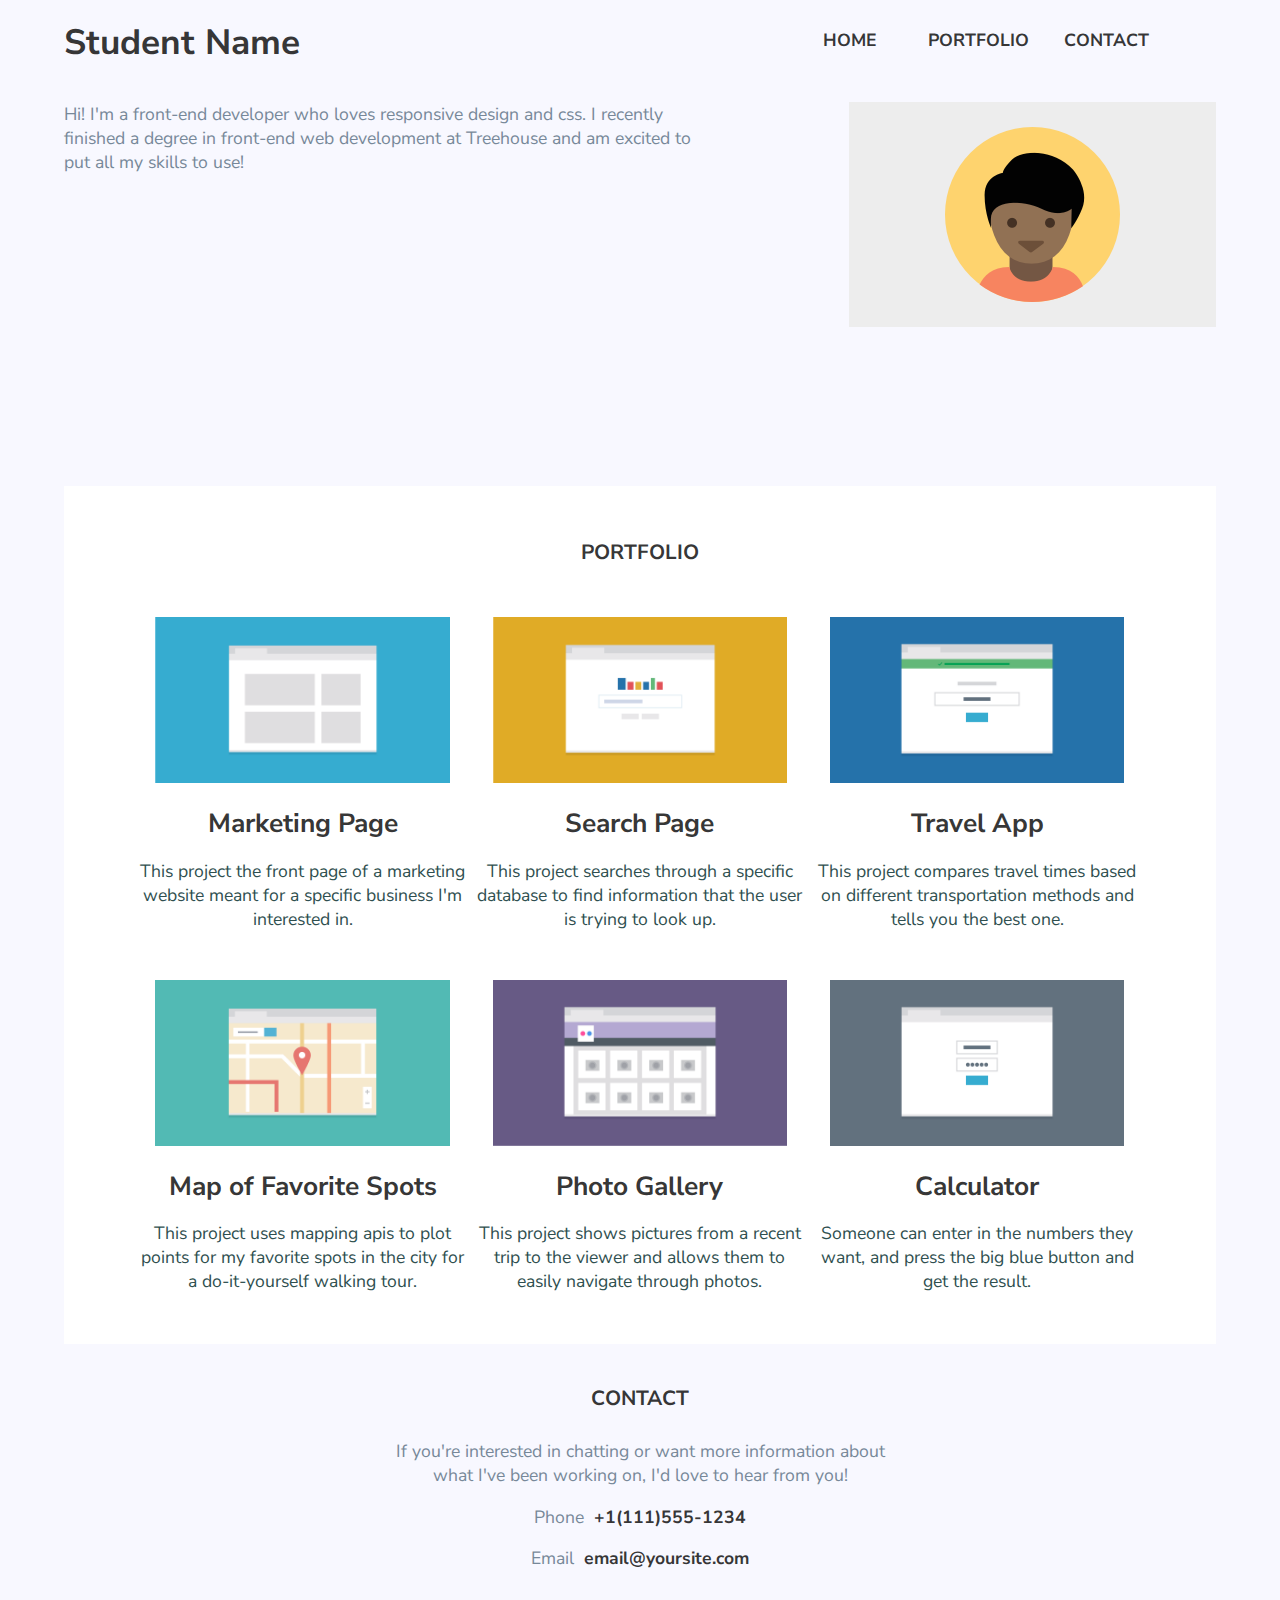
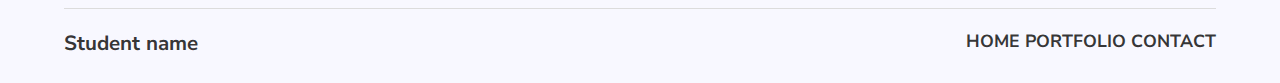
<file: techdegree-project-2/index.html>
<!DOCTYPE html>
<html>
	<head>
		<title>Mobile-first Responsive Layout</title>
		<meta name="viewport" content="width=device-width, initial-scale=1">
		<link href="https://fonts.googleapis.com/css?family=Nunito+Sans" rel="stylesheet" type="text/css">
		<link rel="stylesheet" href="css/styles.css">
	</head>

	<body>
		<header class="isolation main-header">
			<h1 class="main-title">Student Name</h1>
			<nav>
				<ul class="main-nav">
					<li class="home"><a href="#">Home</a></li>
					<li class="portfolio"><a href="#portfolio">Portfolio</a></li>
					<li class="contact"><a href="#contact">Contact</a></li>
				</ul>
			</nav>
		</header>

		<div class="main-content clearfix">
			<img src="images/responsive-layout-profile.png" alt="profile photo" class="profile-image">
			<p class="first-paragraph">Hi! I'm a front-end developer who loves responsive design and css. I recently finished a degree in front-end web development at Treehouse and am excited to put all my skills to use!</p>
		</div>

		<div class="secondary-content">
			<h3 id="portfolio" class="subheading">Portfolio</h3>
			<div class="marketing">
			<img src="images/portfolio-1.png" alt="Marketing page" class="secondary-images">
				<h2>Marketing Page</h2>
				<p class="last-paragraph paragraphs">This project the front page of a marketing website meant for a specific business I'm interested in.</p>
			</div>

			<div class="search">
				<img src="images/portfolio-2.png" alt="Search page" class="secondary-images">
				<h2>Search Page</h2>
				<p class="last-paragraph paragraphs">This project searches through a specific database to find information that the user is trying to look up.</p>
			</div>

			<div class="travel">
				<img src="images/portfolio-3.png" alt="Travel app" class="secondary-images">
				<h2>Travel App</h2>
				<p class="last-paragraph paragraphs">This project compares travel times based on different transportation methods and tells you the best one.</p>
			</div>

			<div class="map">
				<img src="images/portfolio-4.png" alt="Map of favorite spots" class="secondary-images">
				<h2>Map of Favorite Spots</h2>
				<p class="last-paragraph paragraphs">This project uses mapping apis to plot points for my favorite spots in the city for a do-it-yourself walking tour.</p>
			</div>

			<div class="photo">
			<img src="images/portfolio-5.png" alt="Photo gallery" class="secondary-images">
			<h2>Photo Gallery</h2>
			<p class="last-paragraph paragraphs">This project shows pictures from a recent trip to the viewer and allows them to easily navigate through photos.</p>
			</div>

			<div class="calculator">
				<img src="images/portfolio-6.png" alt="Calculator" class="secondary-images">
				<h2>Calculator</h2>
				<p class="last-paragraph paragraphs">Someone can enter in the numbers they want, and press the big blue button and get the result.</p>
			</div>
		</div>

		<aside class="isolation contact-info">
			<h3 id="contact" class="contact-selector">Contact</h3>
			<p>If you're interested in chatting or want more information about what I've been working on, I'd love to hear from you!</p>
				<p>Phone <a href="#" class="secondary-links">&nbsp;+1(111)555-1234</a></p>
				<p>Email <a href="#" class="secondary-links">&nbsp;email@yoursite.com</a></p>
		</aside>

		<footer>
			<div class="first-footer">
				<h3 class="foot-name">Student name</h3>
				<a href="#" class="foot-nav">Back to top</a>
			</div>
			<div class="second-footer">
				<h3 class="foot-name">Student name</h3>
				<nav> 
					<ul class="footer-nav">
						<li class="hometwo"><a href="#">Home</a></li>
						<li class="portfoliotwo"><a href="#portfolio">Portfolio</a></li>
						<li class="contacttwo"><a href="#contact">Contact</a></li>
					</ul>
				</nav>
			</div>
		</footer>

	</body>
</html>
</file>
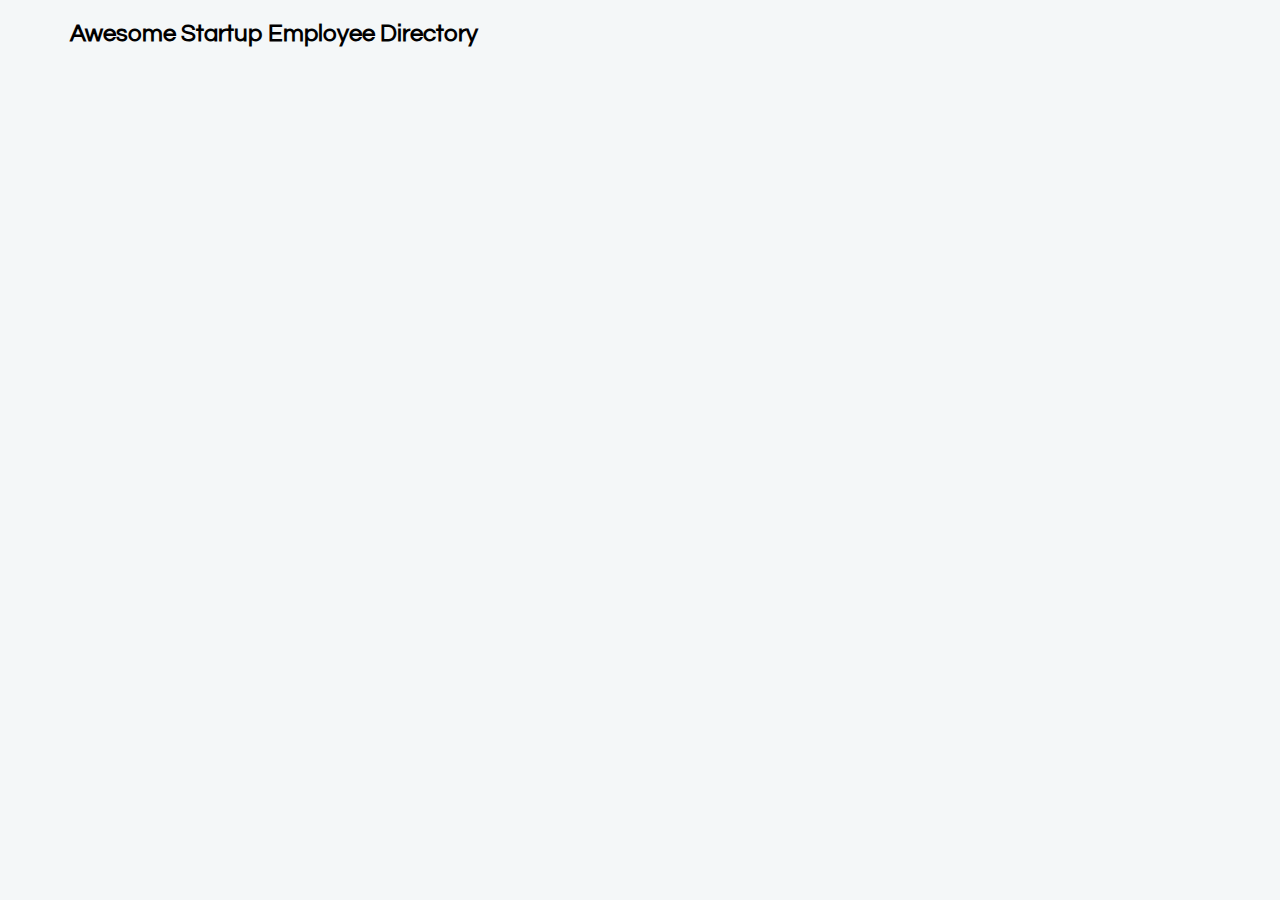
<file: techdegree-project-8/index.html>
<!doctype html>
<html lang='en'>

	<head>
		<title>Employee Directory</title>
		<meta charset="UTF-8">
		<meta name='viewport' content='width=device-width, initial-scale=1'>
		<link rel="stylesheet" href="css/normalize.css">
		<link href="https://fonts.googleapis.com/css?family=Questrial" rel="stylesheet">
		<link rel="stylesheet" href="css/style.css">
	</head>

	<body>
		<h2 class="title">Awesome Startup Employee Directory</h2>
		<div id="container">
			<ul class="grid">

				<!-- Card goes here -->

			</ul>
		</div>
	
		<div id="simpleModal" class="modal">
			<div class="modal-content">
				<span class="closeBtn">&times;</span>
				<a class="modalContent">
					
					<!-- Modal Content goes here -->

				</a>
			</div>
		</div>
		<script src="js/fetch.js"></script>
	</body>
</html>
</file>
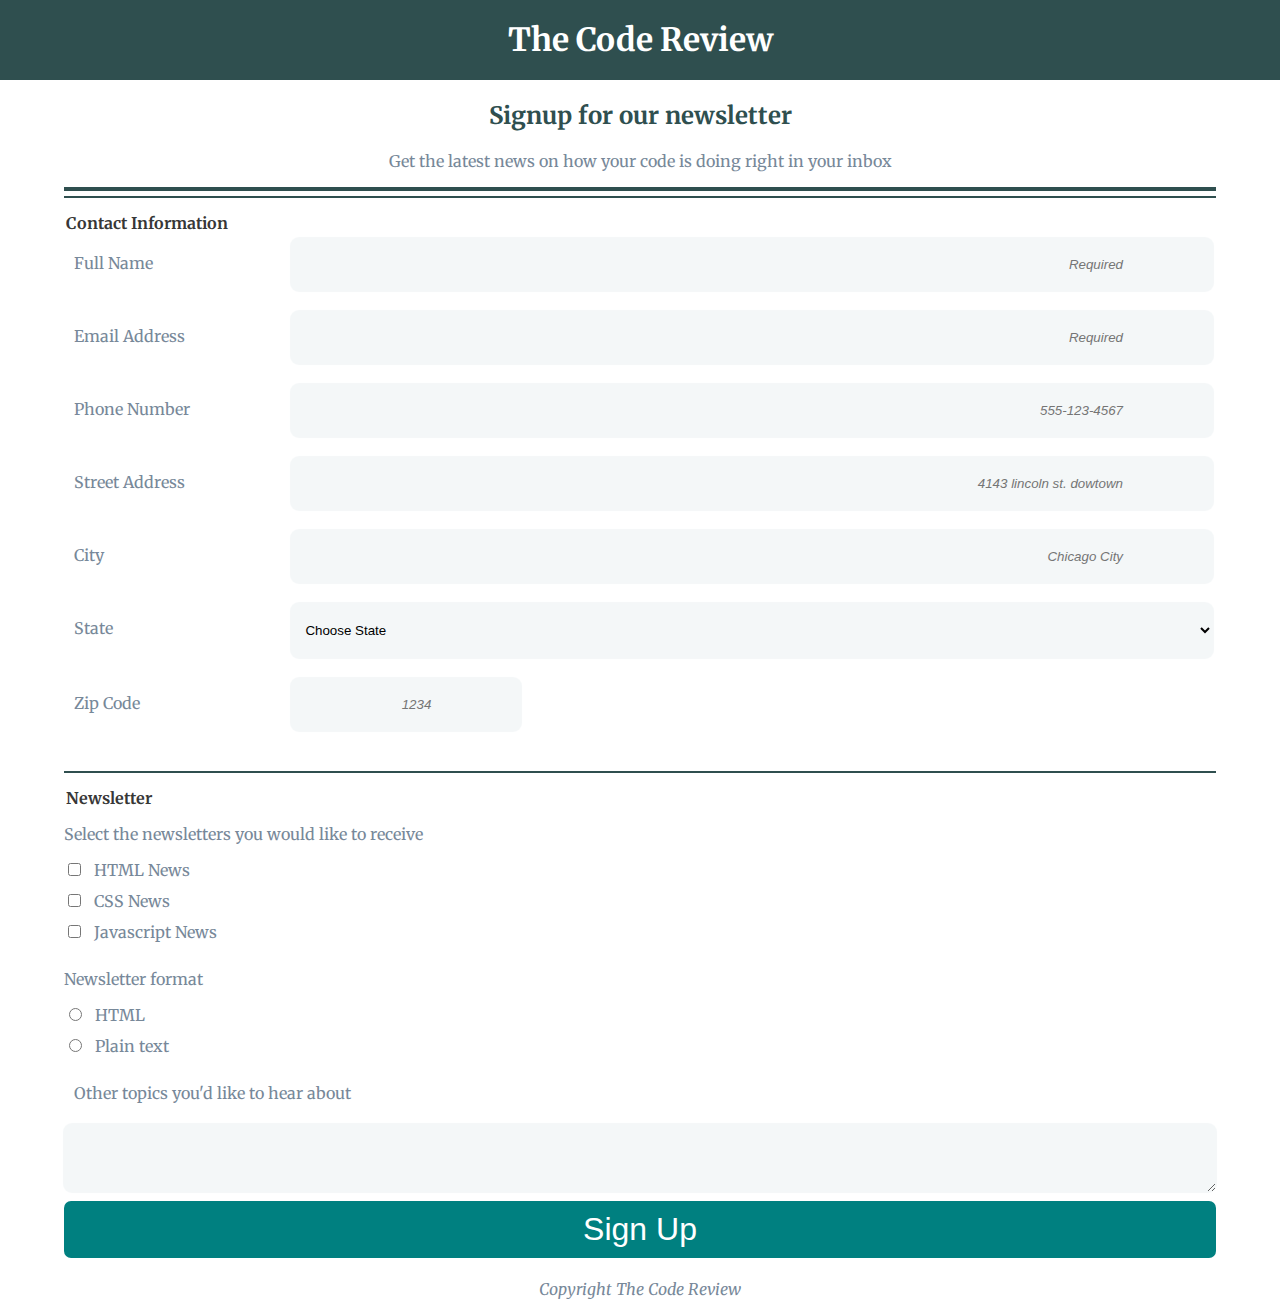
<file: techdegree-project-3/online_registration_v4/index.html>
<!DOCTYPE html>
<html lang="en">
	<head>
		<title>The Code Review</title>
		<meta name="viewport" content="width=device-width, initial-scale=1">
		<link href="https://fonts.googleapis.com/css?family=Merriweather" rel="stylesheet">
		<link rel="stylesheet" href="css/styles.css">
	</head>

	<body>
		<header>
			<h1 class="title">The Code Review</h1>
		</header>

		<div class="container">
			<div class="main-content">
				<h2>Signup for our newsletter</h2>
				<p>Get the latest news on how your code is doing right in your inbox</p>
			</div>

			<form>
				<fieldset class="first-fieldset">
					<legend>Contact Information</legend>

					<div class="container-1">
						<label for="name">Full Name</label>
						<input required type="text" id="name" name="user_name" placeholder="Required"><br>
					</div>

					<div class="container-2">
						<label for="mail">Email Address</label>
						<input required type="email" id="mail" name="user_email" placeholder="Required"><br>
					</div>

					<div class="container-3">
						<label for="number">Phone Number</label>
						<input type="tel" id="number" name="user_number" placeholder="555-123-4567"><br>
					</div>

					<div class="container-4">
						<label for="address">Street Address</label>
						<input type="text" id="address" name="user_address" placeholder="4143 lincoln st. dowtown"><br>
					</div>

					<div class="container-5">
						<label for="city">City</label>
						<input type="text" id="city" name="user_address" placeholder="Chicago City"><br>
					</div>

					<div class="container-6">
						<label for="state">State</label>
						<select id="state" name="user_address">
							<optgroup label="State">
								<option value="">Choose State</option>
								<option value="illinois">Illinois</option>
								<option value="wisconsin">Wisconsin</option>
								<option value="indiana">Indiana</option>
								<option value="michigan">Michigan</option>
								<option value="oregon">Oregon</option>
							</optgroup>
						</select><br>
					</div>

					<div class="container-7">
						<label for="zip" class="zip">Zip Code</label>
						<input type="text" id="zip" name="user_zip" class="zip-code" placeholder="1234">
					</div>
					</fieldset>

					<fieldset>
					<legend>Newsletter</legend>

					<p>Select the newsletters you would like to receive</p>

					<input type="checkbox" id="html-news" value="html-news" name="user_news"><label for="html-news" class="buttons">HTML News</label><br>

					<input type="checkbox" id="css-news" value="css-news" name="user_news"><label for="css-news" class="buttons">CSS News</label><br>

					<input type="checkbox" id="javascript-news" name="user_news"><label for="javascript-news" class="buttons">Javascript News</label><br>

					<p>Newsletter format</p>
					<input type="radio" id="html" value="html" name="user_format"><label for="html" class="buttons">HTML</label><br>

					<input type="radio" id="plain-text" value="plain-text" name="user_format"><label for="plain-text" class="buttons">Plain text</label>
					</fieldset>

					<p class="textarea-paragraph">Other topics you'd like to hear about</p>
					<textarea id="additions" name="user_additions"></textarea>

					<button type="submit">Sign Up</button>

					<footer>
						<p><em>Copyright The Code Review</em></p>
					</footer>
			</form>
		</div>
		
	</body>
</html>
</file>
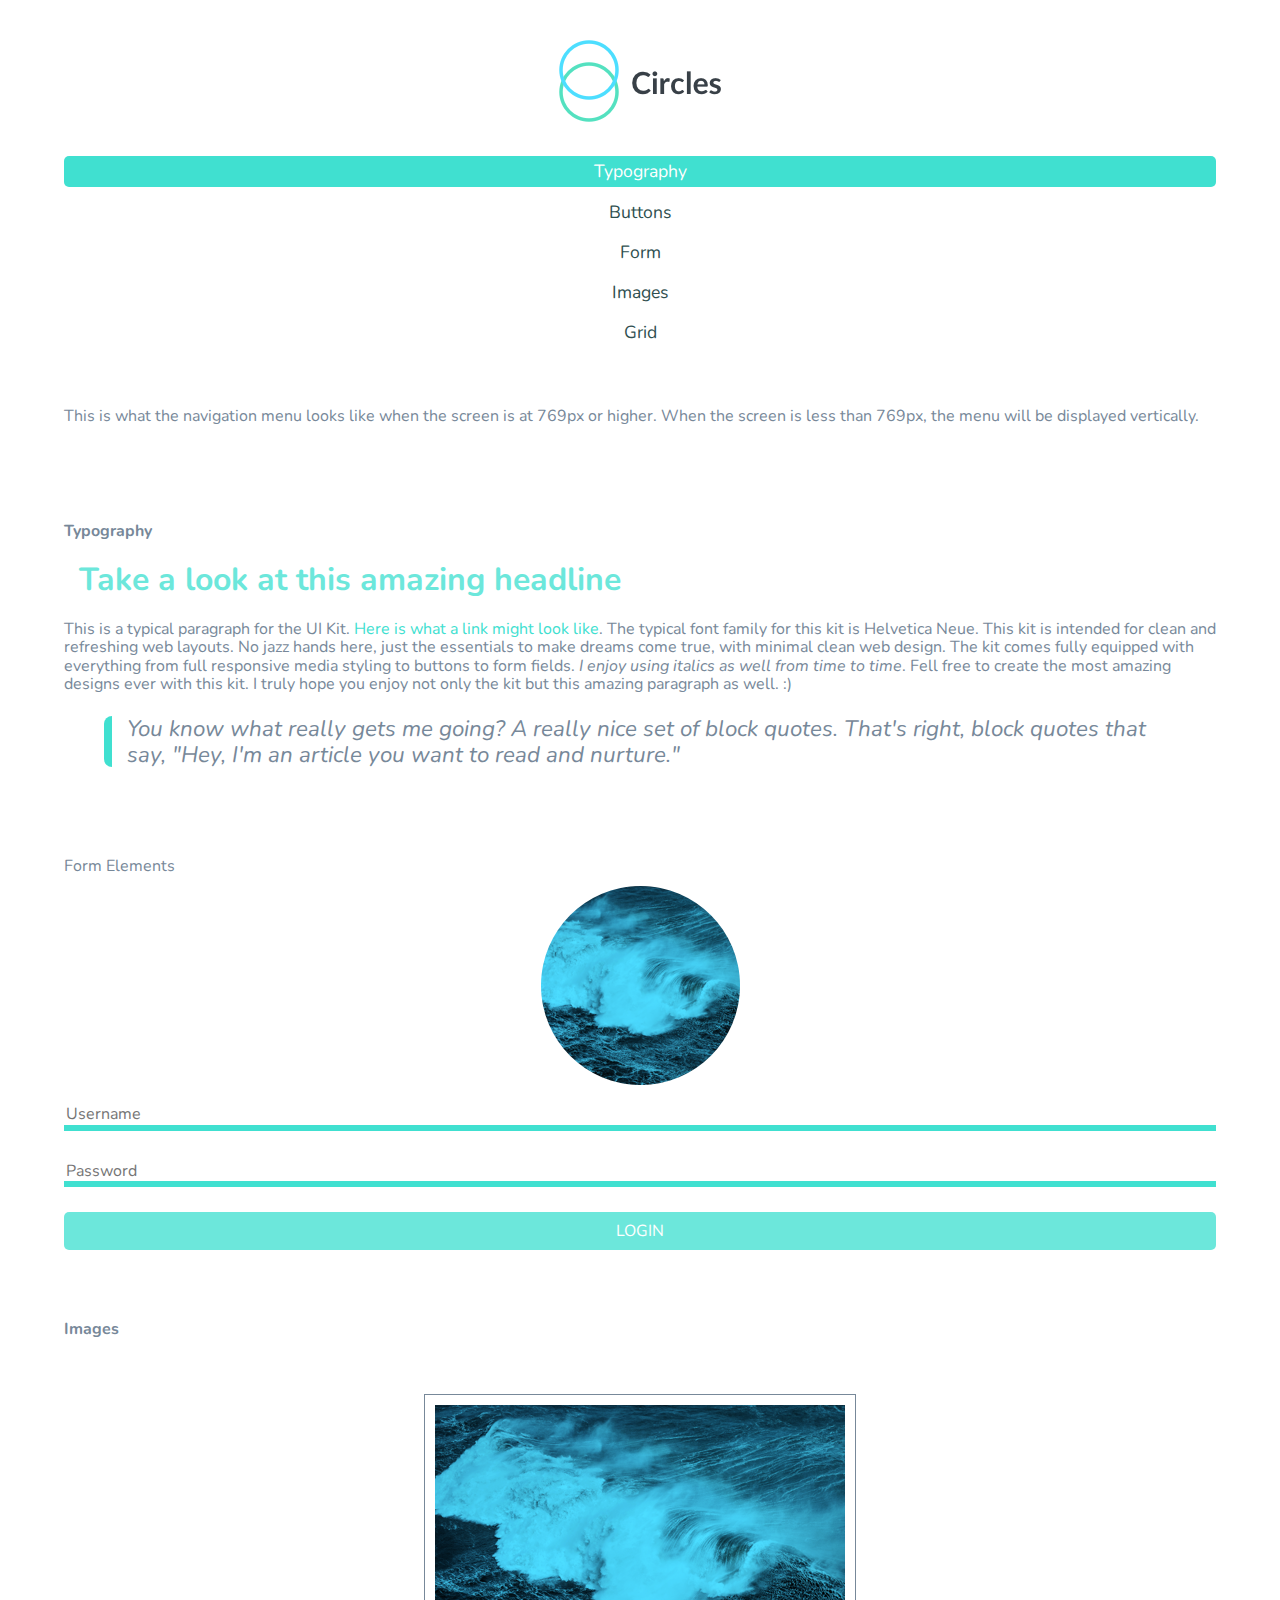
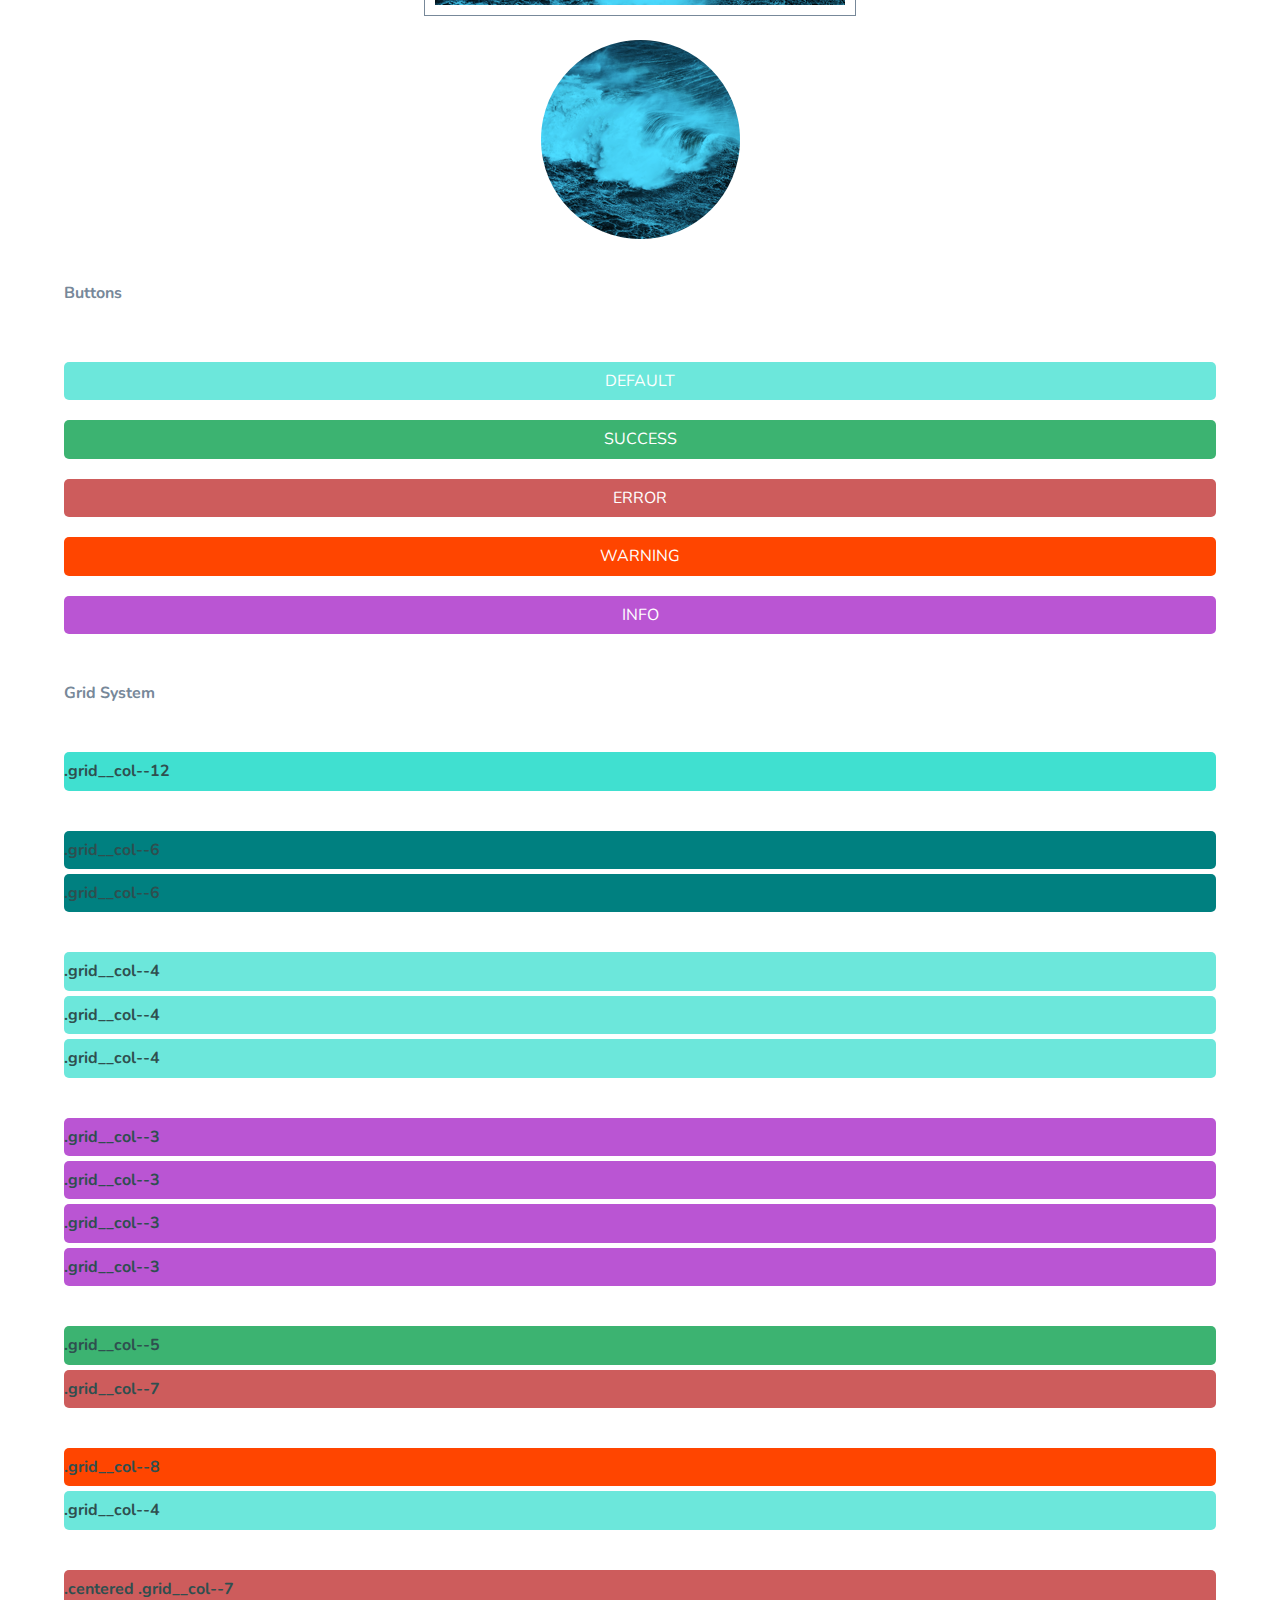
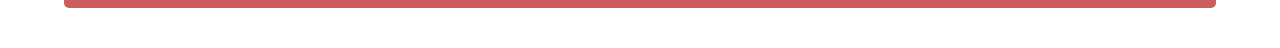
<file: techdegree-project-4/style_guide_v3/index.html>
<!doctype html>
<html lang="en">

<head>
  <meta charset="utf-8">
  <title>Circles UI Kit</title>
  <meta name="viewport" content="width=device-width, initial-scale=1">
  <link rel="stylesheet" href="scss/base/normalize.css">
  <link href="https://fonts.googleapis.com/css?family=Merienda|Nunito" rel="stylesheet">
  <link rel="stylesheet" href="css/styles.css">
</head>
<!-- 
    List of classes used

    Grid:
    .container
    .grid__row
    .grid__col--2
    .grid__col--3
    .grid__col--4
    .grid__col--5
    .grid__col--6
    .grid__col--7
    .grid__col--8
    .grid__col--9
    .grid__col--10
    .grid__col--11
    .grid__col--12
    .centered
    .theme__colors

    Typography:
    .container
    .link
    .blockquote
    .headline--primary
    .headline--secondary

    Image:
    .img--logo
    .img--frame
    .img--avatar

    Navigation:
    .nav__item

    Buttons:
    .btn--default
    .btn--success
    .btn--error
    .btn--warning
    .btn--info
    .theme__colors

    Forms:
    .form
    .form__label--hidden
    .form__input

  -->

<body class="container">
  <div class="grid__row">
    <div class="grid__col--3">
      <a class="link" href="/">
          <img class="img--logo" alt="circles logo" src="images/logo.png">
        </a>
    </div>
    <div class="grid__col--9">
      <nav role="navigation">
        <ul class="nav">
          <li class="nav__item"><a href="#type">Typography</a></li>
          <li class="nav__item"><a href="#buttons">Buttons</a></li>
          <li class="nav__item"><a href="#forms">Form</a></li>
          <li class="nav__item"><a href="#images">Images</a></li>
          <li class="nav__item"><a href="#grid">Grid</a></li>
        </ul>
      </nav>
    </div>
  </div>

  <div class="grid__row">
    <div class="grid__col--12">
      <div class="card">
        <p>This is what the navigation menu looks like when the screen is at 769px or higher. When the screen is less than 769px,
          the menu will be displayed vertically.</p>
      </div>
    </div>
  </div>

  <div class="grid__row">
    <div class="grid__col--8">
      <div class="card">
        <h4 id="type" class="headline--secondary">Typography</h4>
        <h1 class="headline--primary">Take a look at this amazing headline</h1>
        <p>This is a typical paragraph for the UI Kit. <a href="#" class="link">Here is what a link might look like</a>. The
          typical font family for this kit is Helvetica Neue. This kit is intended for clean and refreshing web layouts.
          No jazz hands here, just the essentials to make dreams come true, with minimal clean web design. The kit comes
          fully equipped with everything from full responsive media styling to buttons to form fields. <em>I enjoy using italics as well from time to time</em>.
          Fell free to create the most amazing designs ever with this kit. I truly hope you enjoy not only the kit but this
          amazing paragraph as well. :)</p>
        <blockquote class="blockquote">You know what really gets me going? A really nice set of block quotes. That's right, block quotes that say, "Hey,
          I'm an article you want to read and nurture."</blockquote>
      </div>
    </div>
    <div class="grid__col--4">
      <form class="form">
        <legend id="forms" class="headline--secondary">Form Elements</legend>
        <img class="img--avatar" src="images/avatar.png" alt="Avatar">
        <label class="form__label--hidden" for="username">Username:</label>
        <input class="form__input" type="text" id="username" placeholder="Username">
        <label class="form__label--hidden" for="password">Password:</label>
        <input class="form__input" type="password" id="password" placeholder="Password">
        <button class="btn--default theme__colors" type="submit" value="Login">Login</button>
      </form>
    </div>
  </div>

  <h4 id="images" class="headline--secondary">Images</h4>

  <div class="grid__row">
    <div class="grid__col--6">
      <img class="img--frame" src="images/image.png" alt="sample image">
    </div>
    <div class="grid__col--6">
      <img class="img--avatar" src="images/avatar.png" alt="Avatar">
    </div>
  </div>

  <h4 id="buttons" class="headline--secondary">Buttons</h4>

  <div class="grid__row">
    <div class="grid__col--12">
      <button class="btn--default theme__colors">default</button>
      <button class="btn--success theme__colors">success</button>
      <button class="btn--error theme__colors">error</button>
      <button class="btn--warning theme__colors">warning</button>
      <button class="btn--info theme__colors">info</button>
    </div>
  </div>

  <h4 id="grid" class="headline--secondary">Grid System</h4>

  <div class="grid__row">
    <div class="grid__col--12 theme__colors">.grid__col--12</div>
  </div>
  <div class="grid__row">
    <div class="grid__col--6 theme__colors">.grid__col--6</div>
    <div class="grid__col--6 theme__colors">.grid__col--6</div>
  </div>
  <div class="grid__row">
    <div class="grid__col--4 theme__colors">.grid__col--4</div>
    <div class="grid__col--4 theme__colors">.grid__col--4</div>
    <div class="grid__col--4 theme__colors">.grid__col--4</div>
  </div>
  <div class="grid__row">
    <div class="grid__col--3 theme__colors">.grid__col--3</div>
    <div class="grid__col--3 theme__colors">.grid__col--3</div>
    <div class="grid__col--3 theme__colors">.grid__col--3</div>
    <div class="grid__col--3 theme__colors">.grid__col--3</div>
  </div>
  <div class="grid__row">
    <div class="grid__col--5 theme__colors">.grid__col--5</div>
    <div class="grid__col--7 theme__colors">.grid__col--7</div>
  </div>
  <div class="grid__row">
    <div class="grid__col--8 theme__colors">.grid__col--8</div>
    <div class="grid__col--4 theme__colors">.grid__col--4</div>
  </div>
  <div class="grid__row">
    <div class="grid__col--7 theme__colors centered">.centered .grid__col--7</div>
  </div>

</body>

</html>
</file>
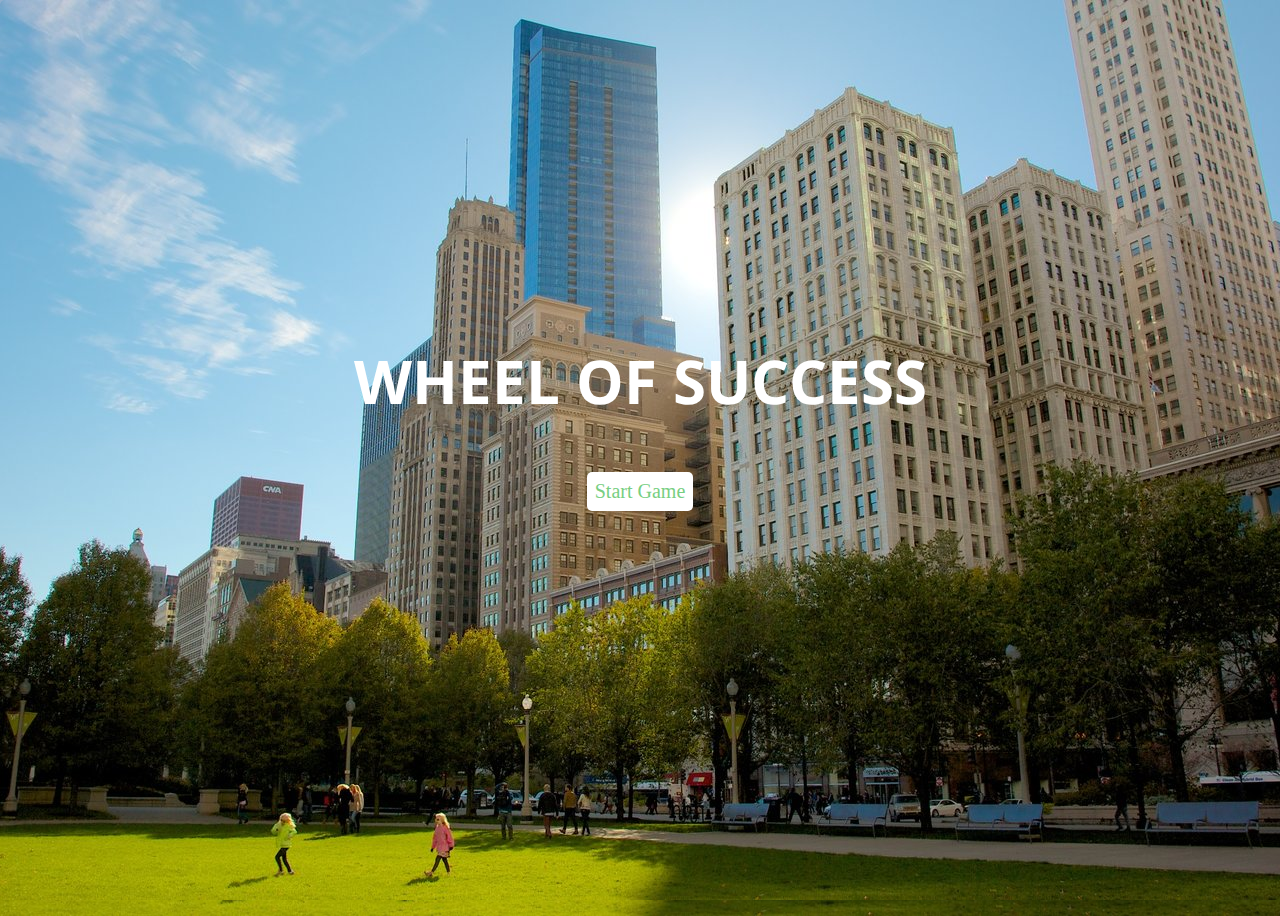
<file: techdegree-project-6/game_show_app_v1/index.html>
<!DOCTYPE html>
<html lang="en">
  <head>
    <meta charset="utf-8">
    <title>Wheel of Success!</title>
    <meta name="viewport" content="width=device-width, initial-scale=1.0">
    <link href="css/styles.css" rel="stylesheet">
  </head>
  <body>
    <div class="main-container">
      <div id="overlay" class="start">
        <h2 class="title">Wheel of Success</h2>
        <a class="btn__reset">Start Game</a>
      </div>

      <div id="banner" class="section">
        <h2 class="header">Wheel of Success</h2>
      </div>

      <div id="phrase" class="section">
        <ul></ul>
      </div>
      <div id="qwerty" class="section">
        <div class="keyrow">
          <button>q</button><button>w</button><button>e</button><button>r</button><button>t</button><button>y</button><button>u</button><button>i</button><button>o</button><button>p</button>
        </div>
        <div class="keyrow">
          <button class="a">a</button><button>s</button><button>d</button><button>f</button><button>g</button><button>h</button><button>j</button><button>k</button><button>l</button>
        </div>
        <div class="keyrow">
          <button>z</button><button>x</button><button>c</button><button>v</button><button>b</button><button>n</button><button>m</button>
        </div>
      </div>

      <div id="scoreboard" class="section">
        <ol>
          <li class="tries"><img src="images/liveHeart.png" height="35px" width="30px"></li>
          <li class="tries"><img src="images/liveHeart.png" height="35px" width="30px"></li>
          <li class="tries"><img src="images/liveHeart.png" height="35px" width="30px"></li>
          <li class="tries"><img src="images/liveHeart.png" height="35px" width="30px"></li>
          <li class="tries"><img src="images/liveHeart.png" height="35px" width="30px"></li>
        </ol>
      </div>
    </div>
    <script type="text/javascript" src="js/app.js"></script>
  </body>
</html>
</file>
<file: techdegree-project-2/css/styles.css>
*{
	box-sizing: border-box;
}

body{
	color: lightslategrey;
	font-size: 1.1em;
	background: ghostwhite;
	margin: 0 auto;
	font-family: 'Nunito Sans', sans-serif;
}

h1,
h2,
h3{
	margin: 0 auto;
	font-weight: bold;
	color: rgba(0,0,0, .8);
}

header{
	color: rgba(0,0,0, .8);
}

header li{
	list-style: none;
}

ul{
	padding-left: 0;
	padding-right: 0;
}

a{
	text-decoration: none;
	color: rgba(0,0,0, .8);
	text-transform: uppercase;
	font-weight: bold;
}

img{
	max-width: 90%;
}

/*=====================
	Class Selectors
=======================*/
/*--------------Mockup Fixes-------------------*/

.secondary-links{
	text-transform: none;
}

/*=====================
	Layout Styles
=======================*/
/*--------------Mobile Layouts-----------------*/

h1{
	padding-top: 18px;
}

.main-content{
	margin: 0 auto;
	width: 90%;
	text-align: center;
}

.main-nav li{
	margin: 2% 5%;
	padding-top: 10px;
	padding-bottom: 10px;
	font-weight: 100;
}

.home{
	border: solid white 1px;
	background-color: white;
}

.portfolio{
	border: solid white 1px;
	background-color: white;
}

.contact{
	border: solid white 1px;
	background-color: white;
}

.isolation{
	text-align: center;
	margin: 0 auto;
	width: 90%;
}

.secondary-content{
	color: darkslategrey;
	text-align: center;
	border: solid white 1px;
	background: white;
	padding-left: 5%;
	padding-right: 5%;
}

.subheading{
	text-transform: uppercase;
	padding-top: 12%;
	padding-bottom: 12%;
	margin: 0 auto;
}

h2{
	padding-top: 5%;
}

.last-paragraph{
	margin-bottom: 15%;
}

.contact-selector{
	padding-top: 40px;
	padding-bottom: 10px;
}

footer{ 
	border-top: solid gainsboro 1px;
	padding-top: 20px;
	margin-bottom: 20px;
	margin-right: 5%;
	margin-left: 5%;
}

.foot-name{
	display: inline-block;
	/*text-align: center;*/
}

.second-footer{
	display: none;
}

#contact{
	text-transform: uppercase;
}

/*--------------Floated Columns-----------------*/

.foot-nav{
	float: right;
	margin: 0 auto;
	display: inline-block;
}

/*--------------Link Designs-----------------*/

a:hover{
	color: teal;
}

a:focus{
	color: firebrick;
}


/*=====================
	Media Queries
=======================*/

@media (min-width: 768px){

	.main-nav li{
		float: left;
		display: inline-block;
		width: 33.2%;
		text-align: center;
		background: none;
		border: none;
		margin: 0 auto;
	}

	.main-content{
		text-align: unset;
	}

	.profile-image{
		float: right;
		display: inline-block;
	}

	.first-paragraph{
		float: left;
		width: 40%;
		display: inline-block;
		margin: 0 auto;
		padding: 0;
		text-decoration-line: none;
	}

	.main-content{
		padding-top: 30px;
		padding-bottom: 35%;
	}

	.marketing,
	.travel,
	.photo{
		float: left;
		width: 50%;
		margin: 0 auto;
	}

	.search,
	.map,
	.calculator{
		float: right;
		width: 50%;
		margin: 0 auto;
	}

	.secondary-content{
		display: inline-block;
		vertical-align: top;
	}

	.paragraphs{
		margin-bottom: 15%;
	}

	aside{
		padding-bottom: 20px;
		width: 70%;
	}

	.first-footer{
		display: none;
		margin: 0;
	}

/*	footer{
		display: inline-block;
		width: 90%
	}*/

	.second-footer{
		display: inline-block;
		width: 100%;
	}

	.foot-name{
		float: left;
		display: inline-block;
	}

	.footer-nav{
		float: right;
		margin: 0 auto;
	}

	.footer-nav li{
		display: inline-block;
		list-style: none;
	}
}

@media (min-width: 1024px){

	.main-header{
		display: inline-block;
		width: 100%;
	}

	.profile-image{
		padding-right: 5%;
	}

	.first-paragraph{
		padding-left: 5%;
		width: 20%;
	}

	.main-title{
		float: left;
		margin: 0 auto;
		margin-right: 38%;
		margin-left: 5%;
	}

	.main-nav li{
		width: 10%;
	}

	.main-content{
		padding-bottom: 30%;
		width: 100%;
	}

	.first-paragraph{
		width: 54%;
	}

	.subheading{
		padding-top: 5%;
		padding-bottom: 5%;
	}

	.marketing,
	.search,
	.travel{
		float: left;
		width: 33%;
		padding-left: 10px;
	}

	.map,
	.photo,
	.calculator{
		float: left;
		width: 33%;
		padding-left: 10px;
	}

	.secondary-content{
		margin: 0 5%;
	}

	.contact-info{
		width: 40%;
	}
}


/*=====================
	Clear Fixes
=======================*/

.clearfix:after{
	clear: both;
}
</file>
<file: techdegree-project-8/css/style.css>
*{
	box-sizing: border-box;
}

html{
	background: #f4f7f8;
}

body{
	font-family: 'Questrial', sans-serif;
}

ul{
	list-style: none;
}

a{
	text-decoration: none;
	color: lightslategrey;
}

/*=========================================================
	Main Content Styles
===========================================================*/

.title{
	margin-left: 70px;
	margin-right: 70px;
}

#container{
	max-width: 100%;
	margin:  30px 70px;
}

.grid{
	display: grid;
	grid-template-columns: repeat(auto-fit, 360px);
	grid-template-rows: repeat(3, 1fr);
	grid-gap: 20px;
	scroll-behavior: smooth;
}

.card{
	border: solid 1.3px lightgray;
	border-radius: 8px;
	background: #fff;
	width: 350px;
	transition: transform .3s cubic-bezier(0.6, 1.5, 0.6, 1);
}

.card:hover{
	transform: scale(1.04);
	background: gainsboro;
}

.image-link{
	display: flex;
	align-items: center;
	justify-content: space-around;
	height: 170px;
	max-width: 347.41px;
    margin: auto;
}

.image{
	border-radius: 50%;
	max-width: 100px;
}

.description{
	max-width: 224px;
    overflow: hidden;
}

.strong{
	color: black;
	font-size: 1.1em;
}

/* Modal styles -----------------------------------------------*/

.modal{
	display: none;
	background: rgba(0,0,0,.5);
	width: 100%;
	height: 100%;
	position: fixed;
	z-index: 1;
	left: 0;
	top: 0;
	overflow: auto;
	animation: modal .4s;
}

.modal-content{
	background: #f4f4f4;
	margin: 8% auto;
	padding: 20px;
	width: 25%;
	height: 65%;
	box-shadow: 0 5px 8px 0 rgba(0,0,0,0.2), 0 7px 20px 0 rgba(0,0,0,0.17);
	animation: modal-content .3s;
	border-radius: 8px;
}

.closeBtn{
	color: #ccc;
	float: right;
	font-size: 30px;
}

.closeBtn:hover,.closeBtn:focus{
	color: #000;
	cursor: pointer;
}

@keyframes modal{
	from{opacity: 0}
	to{opacity: 1}
}

@keyframes modal-content{
	from{transform: scale(0)},
	to{transform: scale(1)}
}

.modal-image{
	margin-left: 22px;
}

.modalContent{
	display: block;
	text-align: center;
	height: 100%;
}

.description2{
	margin: 18px auto;
}

.description3{
	border-top: 1px solid lightgray;
	padding-top: 15px;
}

.top,
.bottom{
	margin: 0 auto;
}

.middle{
	margin: 5px auto;
}
</file>
<file: techdegree-project-3/online_registration_v4/css/styles.css>
*{
	box-sizing: border-box;
}

body{
	font-family: 'Merriweather', sans-serif;
	color: lightslategrey;
	margin: 0;
}

h1{
	margin: 0;
}

h2{
	color: darkslategrey;
}

legend{
	color: rgba(0,0,0, .8);
	font-weight: bold;
	margin: 0;
}

footer{
	text-align: center;
}

/*===============================
		Base Layout Style
=================================*/
/* Header------------------------------------------*/

header{
	color: white;
	background-color: darkslategrey;
	text-align: center;
	width: 100%;
}

.title{
	padding: 20px;
}

/* Body Layout------------------------------------------*/

.container{
	width: 90%;
	margin: 0 auto;
}

.main-content{
	text-align: center;
	border-bottom: solid darkslategrey 4px;
}

form{
	margin: 5px auto;
}

legend{
	border-top: solid darkslategrey 2px;
	width: 100%;
	padding-top: 15px;
}

input[type="text"],
input[type="email"],
input[type="tel"],
input[type="select"],
textarea,
select{
	margin: 5px 3px 5px 0;
	padding: 19px 80px 19px 10px;
	background: #f4f7f8;
	border: none;
	border-radius: 8px;
	outline: 0;
	box-shadow: 0 0 1px 1px #f4f7f8;
	width: 100%;
}

input[type="radio"],
input[type="checkbox"]{
	margin-bottom: 15px;
}

input.zip-code{
	width: 50%;
	margin-bottom: 30px;
}

label{
	display: block;
	margin: 20px 0 10px 10px;
}

label.buttons{
	display: inline;
}

fieldset{
	border: none;
	margin: 0 auto;
	padding: 0;
}

.textarea-paragraph{
	margin-left: 10px;
}

button{
	color: white;
	background: teal;
	padding: 10px 80px;
	width: 100%;
	font-size: 2em;
	border: none;
	border-radius: 7px;
	text-align: center;
}

textarea,
button{
	margin-bottom: 5px;
}

/* Pseudo Elements------------------------------------------*/

input:focus,
textarea:focus,
button:focus,
select:focus{
	border: solid teal 2px;
	background: darkslategrey;
	color: white;
	transition: all 1s ease-out;
}

input#name:valid,
input#mail:valid{
	border-color: green;
	background: #f4f7f8;
	color: black;
}

::placeholder{
	text-align: right;
	font-style: italic;
	padding-right: 10px;
}

/*===============================
		   Media Query
=================================*/

@media (min-width: 768px){

	input[type="text"],
	input[type="email"],
	input[type="tel"],
	input[type="select"],
	select{
		width: 80%;
	}

	.container-1,
	.container-2,
	.container-3,
	.container-4,
	.container-5,
	.container-6,
	.container-7,
	label{
		display: flex;
		flex: 1;
		margin-bottom: 10px;
	}

	input.zip-code{
		width: 20%;
		margin-right: 60.3%;
	}
}
</file>
<file: techdegree-project-4/style_guide_v3/css/styles.css>
/* Colors---------------------*/
/* Breakpoints---------------------*/
/* Balance Mixins --------------------*/
/* Color Mixins --------------------*/
/* Nav and Grid Mixins --------------------*/
/* Components Mixins --------------------*/
/* Media Query Mixins --------------------*/
.grid__col--3.theme__colors {
  border: none;
  border-radius: 5px;
  background-color: #ba55d3;
  padding: 10px 0;
  display: flex;
  flex-direction: column;
  justify-content: space-around;
  margin: 5px auto;
  color: darkslategrey;
  font-weight: bold; }
  @media (min-width: 1400px) {
    .grid__col--3.theme__colors {
      width: 100%;
      margin-left: 10px;
      align-items: center; } }

.grid__col--4.theme__colors {
  border: none;
  border-radius: 5px;
  background-color: #6ce7db;
  padding: 10px 0;
  display: flex;
  flex-direction: column;
  justify-content: space-around;
  margin: 5px auto;
  color: darkslategrey;
  font-weight: bold; }
  @media (min-width: 1400px) {
    .grid__col--4.theme__colors {
      width: 100%;
      margin-left: 10px;
      align-items: center; } }

.grid__col--5.theme__colors {
  border: none;
  border-radius: 5px;
  background-color: #3cb371;
  padding: 10px 0;
  display: flex;
  flex-direction: column;
  justify-content: space-around;
  margin: 5px auto;
  color: darkslategrey;
  font-weight: bold; }
  @media (min-width: 1400px) {
    .grid__col--5.theme__colors {
      width: 100%;
      margin-left: 10px;
      align-items: center; } }

.grid__col--6.theme__colors {
  border: none;
  border-radius: 5px;
  background-color: teal;
  padding: 10px 0;
  display: flex;
  flex-direction: column;
  justify-content: space-around;
  margin: 5px auto;
  color: darkslategrey;
  font-weight: bold; }
  @media (min-width: 1400px) {
    .grid__col--6.theme__colors {
      width: 100%;
      margin-left: 10px;
      align-items: center; } }

.grid__col--7.theme__colors {
  border: none;
  border-radius: 5px;
  background-color: indianred;
  padding: 10px 0;
  display: flex;
  flex-direction: column;
  justify-content: space-around;
  margin: 5px auto;
  color: darkslategrey;
  font-weight: bold; }
  @media (min-width: 1400px) {
    .grid__col--7.theme__colors {
      width: 100%;
      margin-left: 10px;
      align-items: center; } }

.grid__col--8.theme__colors {
  border: none;
  border-radius: 5px;
  background-color: #ff4500;
  padding: 10px 0;
  display: flex;
  flex-direction: column;
  justify-content: space-around;
  margin: 5px auto;
  color: darkslategrey;
  font-weight: bold; }
  @media (min-width: 1400px) {
    .grid__col--8.theme__colors {
      width: 100%;
      margin-left: 10px;
      align-items: center; } }

.grid__col--12.theme__colors {
  border: none;
  border-radius: 5px;
  background-color: #40e0d0;
  padding: 10px 0;
  display: flex;
  flex-direction: column;
  justify-content: space-around;
  margin: 5px auto;
  color: darkslategrey;
  font-weight: bold; }
  @media (min-width: 1400px) {
    .grid__col--12.theme__colors {
      width: 100%;
      margin-left: 10px;
      align-items: center; } }

/*===============================
	Main-content
=================================*/
/* Opening paragraph----------------*/
.card {
  padding-bottom: 40px; }

/* Base-Layout----------------*/
* {
  box-sizing: border-box; }

.container {
  font-family: 'Nunito', sans-serif;
  width: 90%;
  margin: 0 auto; }

ul {
  list-style: none;
  padding: 0; }

p {
  color: lightslategrey; }

/* Navigation----------------*/
.navigation {
  padding-top: 40px;
  text-align: center; }

.nav {
  text-align: center;
  font-size: 1.1em;
  color: darkslategrey;
  margin-bottom: 60px;
  margin-top: 30px; }
  @media (min-width: 1400px) {
    .nav {
      display: flex; } }

.nav__item {
  margin-bottom: 10px;
  padding: 5px; }
  @media (min-width: 1400px) {
    .nav__item {
      margin-right: 50px; } }

.nav__item:first-child {
  background-color: #40e0d0;
  border-radius: 5px;
  color: white; }

/* Headline----------------*/
.container {
  background: none; }

.headline--secondary {
  color: lightslategrey; }
  @media (min-width: 1400px) {
    .headline--secondary {
      margin-top: 40px; } }

.headline--primary {
  /*font-size: 1.6em;*/
  color: #6ce7db;
  margin-left: 15px; }

.link {
  color: #40e0d0; }

.blockquote {
  border-left: solid 8px #40e0d0;
  padding-left: 15px;
  border-radius: 8px;
  font-size: 1.4em;
  font-style: italic;
  color: lightslategrey;
  margin-bottom: 50px; }

/* Form Elements----------------*/
.form {
  margin-bottom: 60px;
  text-align: center; }

.form .headline--secondary {
  margin-bottom: 10px;
  text-align: left; }

.form__label--hidden {
  display: block;
  display: none; }

.form__input {
  margin: 15px auto;
  width: 100%;
  border: none;
  outline: 0;
  border-bottom: solid 6px #40e0d0; }

.btn--default {
  width: 100%;
  border: none;
  border-radius: 5px;
  color: white;
  font-size: 1em;
  padding: 10px 0;
  text-transform: uppercase;
  background-color: #40e0d0; }

/* Images----------------*/
.grid__col--3 {
  text-align: center; }

.grid__col--6 {
  text-align: center;
  margin: 20px auto; }

.img--frame {
  border: solid 1px lightslategrey;
  padding: 10px;
  margin-top: 15px; }

.img--frame,
.img--avatar {
  max-width: 100%; }

/* Buttons----------------*/
.grid__col--12:first-child {
  margin-top: 50px; }

.btn--default.theme__colors,
.btn--success.theme__colors,
.btn--error.theme__colors,
.btn--warning.theme__colors,
.btn--info.theme__colors {
  border: none;
  border-radius: 5px;
  padding: 10px 0;
  margin: 10px auto; }
  @media (min-width: 1400px) {
    .btn--default.theme__colors,
    .btn--success.theme__colors,
    .btn--error.theme__colors,
    .btn--warning.theme__colors,
    .btn--info.theme__colors {
      width: 80%;
      margin: 0 10px; } }

.btn--success,
.btn--error,
.btn--warning,
.btn--info {
  width: 100%;
  border: none;
  border-radius: 5px;
  color: #fff;
  padding: 10px 0;
  text-transform: uppercase; }

.btn--default {
  width: 100%;
  border: none;
  border-radius: 5px;
  background-color: #6ce7db;
  padding: 10px 0; }

.btn--success {
  width: 100%;
  border: none;
  border-radius: 5px;
  background-color: #3cb371;
  padding: 10px 0; }

.btn--error {
  width: 100%;
  border: none;
  border-radius: 5px;
  background-color: indianred;
  padding: 10px 0; }

.btn--warning {
  width: 100%;
  border: none;
  border-radius: 5px;
  background-color: #ff4500;
  padding: 10px 0; }

.btn--info {
  width: 100%;
  border: none;
  border-radius: 5px;
  background-color: #ba55d3;
  padding: 10px 0; }

/* Grid---------------------*/
.grid__col--6.theme__colors,
.grid__col--3.theme__colors {
  text-align: unset; }
  @media (min-width: 1400px) {
    .grid__col--6.theme__colors,
    .grid__col--3.theme__colors {
      width: 80%; } }

.grid__row {
  margin: 40px auto; }
  @media (min-width: 1400px) {
    .grid__row {
      display: flex;
      justify-content: space-between;
      margin: 20px auto; } }

@media (min-width: 1400px) {
  .grid__col--3 {
    margin-left: 15px; } }

@media (min-width: 1400px) {
  .grid__col--8 {
    width: 65%; } }

@media (min-width: 1400px) {
  .grid__col--4 {
    width: 30%; } }

@media (min-width: 1400px) {
  .grid__col--12 {
    display: flex;
    width: 100%; } }

@media (min-width: 1400px) {
  .grid__col--5.theme__colors,
  .grid__col--4.theme__colors {
    flex: 1; } }

@media (min-width: 1400px) {
  .grid__col--7.theme__colors,
  .grid__col--8.theme__colors {
    flex: 2; } }

@media (min-width: 1400px) {
  .grid__col--7.centered {
    margin-left: 20%;
    margin-right: 20%; } }

/*# sourceMappingURL=styles.css.map */
</file>
<file: techdegree-project-6/game_show_app_v1/css/styles.css>
/* Main styles */
@import url('https://fonts.googleapis.com/css?family=Open+Sans:400,700&Roboto:300');

/* Variables */

:root {
  --color-win: #78CF82;
  --color-lose: #D94545;
  --color-start: #5b85b7;
  --color-neutral: #445069;
  --color-neutral-light: #D2D2D2;
  --color-keys: #37474F;
  --color-keys-light: #E5E5E5;
  --font-size-large: 60px;
  --font-size-medium: 20px;
  --transition: all .2s ease-in-out;
  background: url('../images/mp.jpg') no-repeat center;
  background-size: cover;
}

/* main */

* {
  box-sizing: border-box;
}

body {
  justify-content: space-evenly;
  flex-direction: column;
  display: flex;
  height: 100vh;
}

li, ol, ul {
  padding: 0;
  display: inline-block;
}

h2 {
  margin: 0;
  text-transform: uppercase;
  font-family: 'Open Sans', sans-serif;
  font-size: var(--font-size-large);
  margin: 0;
}

button {
  margin: 6px;
  border: 1px solid transparent;
  padding: .5rem 1rem;
  color: var(--color-keys);
  font-size: var(--font-size-medium);
  background-color: var(--color-keys-light);
  border-radius: 5px;
  -webkit-transition: var(--transition);
  -o-transition: var(--transition);
  transition: var(--transition);
}

img {
  height: 100%;
  width: 100%;
}

.main-container {
  display: flex;
  flex-direction: column;
  justify-content: space-around;
  height: 100%;
  max-height: 900px;
  text-align: center;
}

.section {
  width: 100%;
  padding: 10px;
}

/* Title */

.header {
  /*color: var(--color-start);*/
    color: darkolivegreen;
}

/* Scoreboard */
/*
.tries {
  background-image: url('../images/liveHeart.png');
}*/

/* Phrase */

.letter {
  font-size: var(--font-size-medium);
  height: 65px;
  width: 65px;
  padding: 20px 1px 0 1px;
  margin-right: 2px;
  color: transparent;
  background: var(--color-neutral-light);
  border-radius: 5px;
}

.space {
  width: 15px;
}

/*.show {
  color: #000;
  background-color: #76CE82;
}*/

.show{
  font-size: 1.4em;
  height: 65px;
  width: 65px;
  padding: 20px 1px 0 1px;
  margin-right: 2px;
  color: #fff;
  background: darkslategrey;
  border-radius: 5px;
  transition: transform .2s ease-in-out;
  transform: rotate(360deg);
}

/* Keyboard */

.keyrow {
  display: flex;
  justify-content: center;
}

/*.chosen {
  background: var(--color-neutral);
  border-radius: 5px;
  font-size: var(--font-size-medium);
  color: #FFFFFF;
}*/
.chosen {
  background: gold;
  border-radius: 5px;
  font-size: var(--font-size-medium);
  color: black;
}

.wrong-choice{
  background-color: firebrick;
}

.btn__reset {
  padding: 8px;
  margin: 50px auto;
  background: #FFFFFF;
  border-radius: 5px;
  font-size: var(--font-size-medium);
}

/* Overlay */

#overlay {
  display: flex;
  flex-direction: column;
  position: fixed;
  color: #FFFFFF;
  justify-content: center;
  top: 0;
  bottom: 0;
  left: 0;
  right: 0;
  border-radius: 5px;
  background: url('../images/mp.jpg') no-repeat center;
  background-size: cover;
}

.title {
  color: #FFF;
}

.start {
  background-color: var(--color-start);
}

.start a {
  color: var(--color-win);
}

.win {
  background-color: var(--color-win);
}

.win a {
  color: var(--color-win);
}

.lose {
  background-color: var(--color-lose);
}

.lose a {
  color: var(--color-lose);
}
</file>
